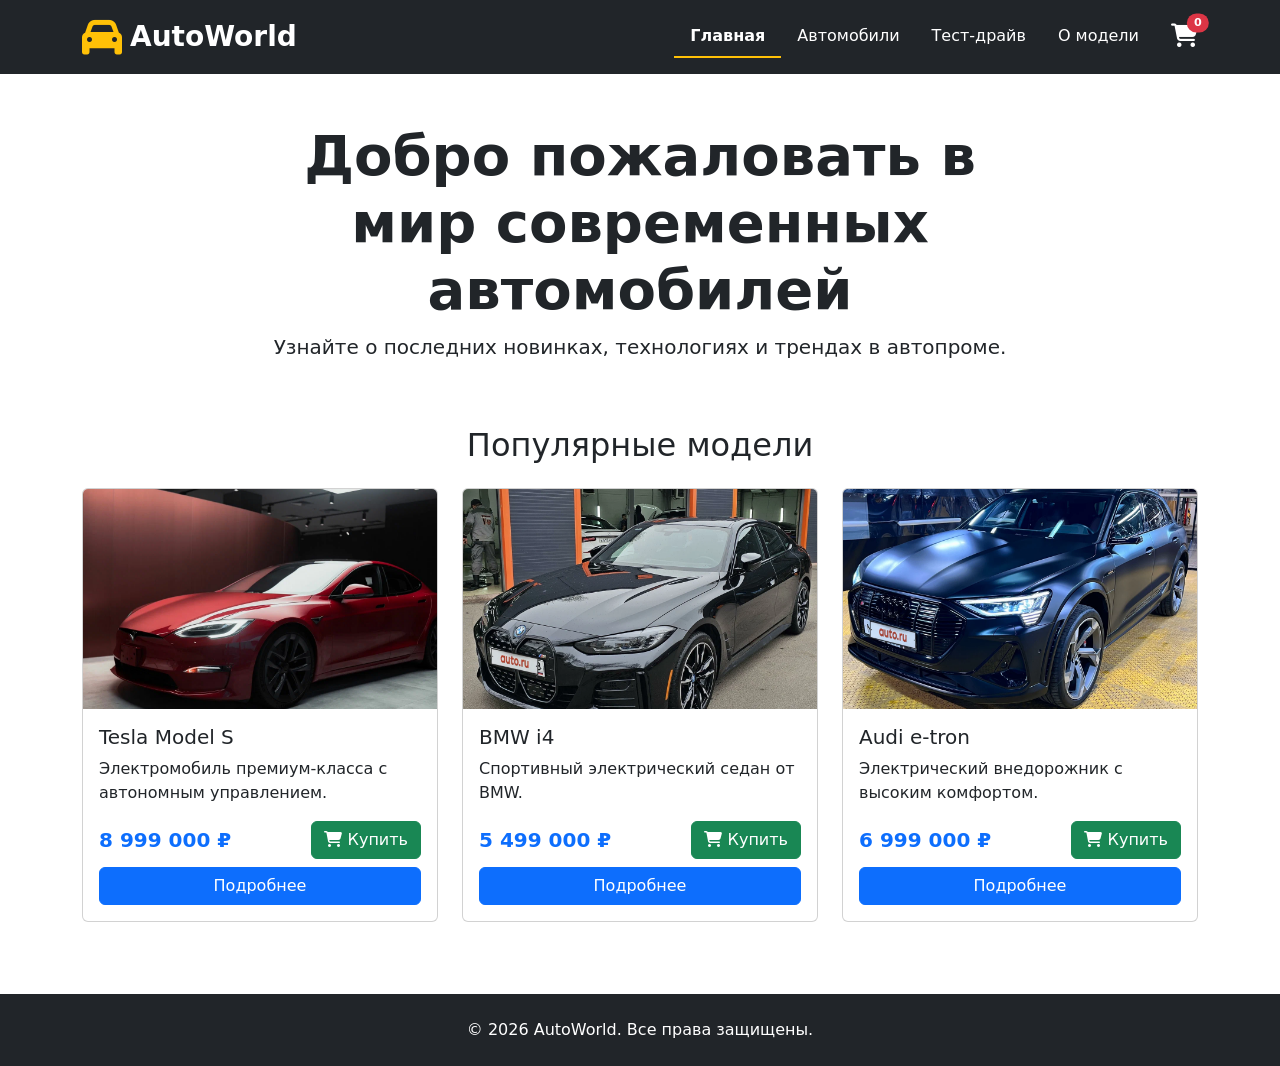
<file: AutoWorld/index.html>
<!DOCTYPE html>
<html lang="ru">
<head>
    <meta charset="UTF-8">
    <meta name="viewport" content="width=device-width, initial-scale=1.0">
    <title>AutoWorld - Современные автомобили</title>
    
    <!-- Bootstrap CSS -->
    <link href="https://cdn.jsdelivr.net/npm/bootstrap@5.3.2/dist/css/bootstrap.min.css" rel="stylesheet">
    <!-- Font Awesome -->
    <link rel="stylesheet" href="https://cdnjs.cloudflare.com/ajax/libs/font-awesome/6.5.1/css/all.min.css">
    <!-- Пользовательские стили -->
    <link rel="stylesheet" href="custom.css">
    <link rel="icon" href="img/favicon.ico" type="image/x-icon">
</head>
<body>

    <!-- ==================== ШАПКА САЙТА ==================== -->
    <header class="bg-dark text-white py-3">
        <div class="container">
            <div class="d-flex flex-wrap align-items-center justify-content-between">
                <!-- Логотип -->
                <div class="d-flex align-items-center">
                    <i class="fas fa-car fs-1 me-2 text-warning"></i>
                    <span class="fs-3 fw-bold">AutoWorld</span>
                </div>
                <!-- Навигация + Корзина -->
                <div class="d-flex align-items-center">
                    <nav>
                        <ul class="nav">
                            <li class="nav-item"><a href="index.html" class="nav-link text-white active">Главная</a></li>
                            <li class="nav-item"><a href="list.html" class="nav-link text-white">Автомобили</a></li>
                            <li class="nav-item"><a href="form.html" class="nav-link text-white">Тест-драйв</a></li>
                            <li class="nav-item"><a href="item.html" class="nav-link text-white">О модели</a></li>
                        </ul>
                    </nav>
                    <!-- Корзина -->
                    <a href="cart.html" class="ms-3 text-white position-relative">
                        <i class="fas fa-shopping-cart fs-4"></i>
                        <span id="cartCount" class="position-absolute top-0 start-100 translate-middle badge rounded-pill bg-danger" style="font-size: 0.7rem;">0</span>
                    </a>
                </div>
            </div>
        </div>
    </header>

    <!-- ==================== ОСНОВНОЙ КОНТЕНТ ==================== -->
    <main class="container my-5">
        
        <!-- Блок приветствия -->
        <div class="row">
            <div class="col-lg-8 mx-auto text-center">
                <h1 class="display-4 fw-bold">Добро пожаловать в мир современных автомобилей</h1>
                <p class="lead">Узнайте о последних новинках, технологиях и трендах в автопроме.</p>
            </div>
        </div>

        <!-- Блок популярных моделей с кнопками КУПИТЬ -->
        <div class="row mt-5">
            <h2 class="text-center mb-4">Популярные модели</h2>
            
            <!-- Tesla Model S -->
            <div class="col-md-4 mb-4">
                <div class="card h-100">
                    <img src="img/tesla_model_s.jpg" class="card-img-top" alt="Tesla Model S">
                    <div class="card-body">
                        <h5 class="card-title">Tesla Model S</h5>
                        <p class="card-text">Электромобиль премиум-класса с автономным управлением.</p>
                        <div class="d-flex justify-content-between align-items-center mb-2">
                            <span class="fw-bold text-primary fs-5">8 999 000 ₽</span>
                            <button class="btn btn-success" onclick="addToCart(1, 'Tesla Model S', 8999000)">
                                <i class="fas fa-shopping-cart"></i> Купить
                            </button>
                        </div>
                        <a href="item.html?id=1" class="btn btn-primary w-100">Подробнее</a>
                    </div>
                </div>
            </div>
            
            <!-- BMW i4 -->
            <div class="col-md-4 mb-4">
                <div class="card h-100">
                    <img src="img/bmw_i4.jpg" class="card-img-top" alt="BMW i4">
                    <div class="card-body">
                        <h5 class="card-title">BMW i4</h5>
                        <p class="card-text">Спортивный электрический седан от BMW.</p>
                        <div class="d-flex justify-content-between align-items-center mb-2">
                            <span class="fw-bold text-primary fs-5">5 499 000 ₽</span>
                            <button class="btn btn-success" onclick="addToCart(2, 'BMW i4', 5499000)">
                                <i class="fas fa-shopping-cart"></i> Купить
                            </button>
                        </div>
                        <a href="item.html?id=2" class="btn btn-primary w-100">Подробнее</a>
                    </div>
                </div>
            </div>
            
            <!-- Audi e-tron -->
            <div class="col-md-4 mb-4">
                <div class="card h-100">
                    <img src="img/audi_etron.jpg" class="card-img-top" alt="Audi e-tron">
                    <div class="card-body">
                        <h5 class="card-title">Audi e-tron</h5>
                        <p class="card-text">Электрический внедорожник с высоким комфортом.</p>
                        <div class="d-flex justify-content-between align-items-center mb-2">
                            <span class="fw-bold text-primary fs-5">6 999 000 ₽</span>
                            <button class="btn btn-success" onclick="addToCart(3, 'Audi e-tron', 6999000)">
                                <i class="fas fa-shopping-cart"></i> Купить
                            </button>
                        </div>
                        <a href="item.html?id=3" class="btn btn-primary w-100">Подробнее</a>
                    </div>
                </div>
            </div>
        </div>
    </main>

    <!-- ==================== ПОДВАЛ ==================== -->
    <footer class="bg-dark text-white text-center py-4">
        <div class="container">
            <p class="mb-0">&copy; 2026 AutoWorld. Все права защищены.</p>
        </div>
    </footer>

    <script src="https://cdn.jsdelivr.net/npm/bootstrap@5.3.2/dist/js/bootstrap.bundle.min.js"></script>
    
    <!-- ==================== СКРИПТ КОРЗИНЫ ==================== -->
    <script>
        function addToCart(id, name, price) {
            let cart = JSON.parse(localStorage.getItem('cart')) || [];
            const existingItem = cart.find(item => item.id === id);
            if (existingItem) {
                existingItem.quantity += 1;
            } else {
                cart.push({ id: id, name: name, price: price, quantity: 1 });
            }
            localStorage.setItem('cart', JSON.stringify(cart));
            updateCartCount();
            alert(`✅ ${name} добавлен в корзину!`);
        }
        
        function updateCartCount() {
            const cart = JSON.parse(localStorage.getItem('cart')) || [];
            const count = cart.reduce((sum, item) => sum + item.quantity, 0);
            const cartCountSpan = document.getElementById('cartCount');
            if (cartCountSpan) {
                cartCountSpan.textContent = count;
            }
        }
        
        document.addEventListener('DOMContentLoaded', updateCartCount);
    </script>
</body>
</html>
</file>
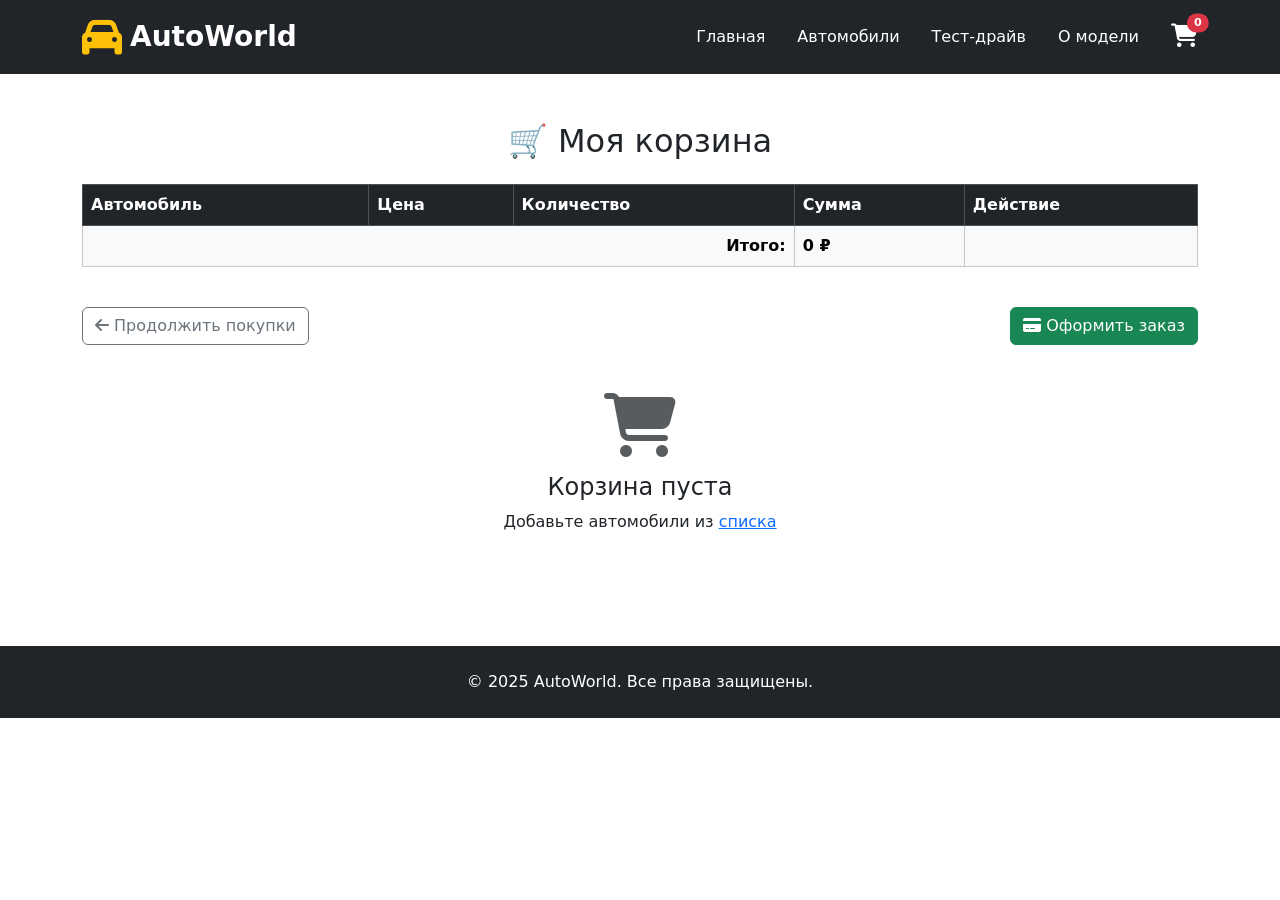
<file: AutoWorld/cart.html>
<!DOCTYPE html>
<html lang="ru">
<head>
    <meta charset="UTF-8">
    <meta name="viewport" content="width=device-width, initial-scale=1.0">
    <title>AutoWorld - Корзина</title>
    
    <!-- Подключение Bootstrap CSS -->
    <link href="https://cdn.jsdelivr.net/npm/bootstrap@5.3.2/dist/css/bootstrap.min.css" rel="stylesheet">
    <!-- Font Awesome для иконок -->
    <link rel="stylesheet" href="https://cdnjs.cloudflare.com/ajax/libs/font-awesome/6.5.1/css/all.min.css">
    <!-- Пользовательские стили -->
    <link rel="stylesheet" href="custom.css">
    <link rel="icon" href="img/favicon.ico" type="image/x-icon">
</head>
<body>

    <!-- ==================== ШАПКА САЙТА ==================== -->
    <header class="bg-dark text-white py-3">
        <div class="container">
            <div class="d-flex flex-wrap align-items-center justify-content-between">
                <!-- Логотип -->
                <div class="d-flex align-items-center">
                    <i class="fas fa-car fs-1 me-2 text-warning"></i>
                    <span class="fs-3 fw-bold">AutoWorld</span>
                </div>
                <!-- Навигация + Корзина -->
                <div class="d-flex align-items-center">
                    <nav>
                        <ul class="nav">
                            <li class="nav-item"><a href="index.html" class="nav-link text-white">Главная</a></li>
                            <li class="nav-item"><a href="list.html" class="nav-link text-white">Автомобили</a></li>
                            <li class="nav-item"><a href="form.html" class="nav-link text-white">Тест-драйв</a></li>
                            <li class="nav-item"><a href="item.html" class="nav-link text-white">О модели</a></li>
                        </ul>
                    </nav>
                    <!-- Иконка корзины с счётчиком -->
                    <a href="cart.html" class="ms-3 text-white position-relative">
                        <i class="fas fa-shopping-cart fs-4"></i>
                        <span id="cartCount" class="position-absolute top-0 start-100 translate-middle badge rounded-pill bg-danger" style="font-size: 0.7rem;">
                            0
                        </span>
                    </a>
                </div>
            </div>
        </div>
    </header>

    <!-- ==================== ОСНОВНОЙ КОНТЕНТ ==================== -->
    <main class="container my-5">
        <h2 class="text-center mb-4">🛒 Моя корзина</h2>
        
        <!-- Таблица корзины -->
        <div class="table-responsive">
            <table class="table table-bordered">
                <thead class="table-dark">
                    <tr>
                        <th>Автомобиль</th>
                        <th>Цена</th>
                        <th>Количество</th>
                        <th>Сумма</th>
                        <th>Действие</th>
                    </tr>
                </thead>
                <tbody id="cartItems">
                    <!-- Товары будут добавлены через JavaScript -->
                </tbody>
                <tfoot>
                    <tr class="table-light fw-bold">
                        <td colspan="3" class="text-end">Итого:</td>
                        <td id="cartTotal">0 ₽</td>
                        <td></td>
                    </tr>
                </tfoot>
            </table>
        </div>

        <!-- Кнопки действий -->
        <div class="d-flex justify-content-between mt-4">
            <a href="list.html" class="btn btn-outline-secondary">
                <i class="fas fa-arrow-left"></i> Продолжить покупки
            </a>
            <button id="checkoutBtn" class="btn btn-success">
                <i class="fas fa-credit-card"></i> Оформить заказ
            </button>
        </div>

        <!-- Сообщение при пустой корзине -->
        <div id="emptyCartMsg" class="text-center py-5 d-none">
            <i class="fas fa-shopping-cart fa-4x text-muted mb-3"></i>
            <h4>Корзина пуста</h4>
            <p>Добавьте автомобили из <a href="list.html">списка</a></p>
        </div>
    </main>

    <!-- ==================== ПОДВАЛ ==================== -->
    <footer class="bg-dark text-white text-center py-4">
        <div class="container">
            <p class="mb-0">&copy; 2025 AutoWorld. Все права защищены.</p>
        </div>
    </footer>

    <script src="https://cdn.jsdelivr.net/npm/bootstrap@5.3.2/dist/js/bootstrap.bundle.min.js"></script>
    
    <!-- ==================== СКРИПТ КОРЗИНЫ ==================== -->
    <script>
        // Загрузка корзины из localStorage
        let cart = JSON.parse(localStorage.getItem('cart')) || [];

        // База данных автомобилей с ценами
        const carsData = {
            1: { name: "Tesla Model S", price: 8999000 },
            2: { name: "BMW i4", price: 5499000 },
            3: { name: "Audi e-tron", price: 6999000 },
            4: { name: "Porsche Taycan", price: 10999000 },
            5: { name: "Ford Mustang Mach-E", price: 4999000 },
            6: { name: "Hyundai Ioniq 6", price: 3999000 }
        };

        // Функция отображения корзины
        function renderCart() {
            const tbody = document.getElementById('cartItems');
            const totalSpan = document.getElementById('cartTotal');
            const emptyMsg = document.getElementById('emptyCartMsg');
            let total = 0;

            if (cart.length === 0) {
                tbody.innerHTML = '';
                emptyMsg.classList.remove('d-none');
                totalSpan.textContent = '0 ₽';
                return;
            }

            emptyMsg.classList.add('d-none');
            
            let html = '';
            for (let i = 0; i < cart.length; i++) {
                const item = cart[i];
                const car = carsData[item.id];
                const sum = car.price * item.quantity;
                total += sum;
                html += `
                    <tr>
                        <td>${car.name}</td>
                        <td>${car.price.toLocaleString()} ₽</td>
                        <td>
                            <button class="btn btn-sm btn-outline-secondary" onclick="changeQuantity(${i}, -1)">-</button>
                            <span class="mx-2">${item.quantity}</span>
                            <button class="btn btn-sm btn-outline-secondary" onclick="changeQuantity(${i}, 1)">+</button>
                        </td>
                        <td>${sum.toLocaleString()} ₽</td>
                        <td>
                            <button class="btn btn-sm btn-danger" onclick="removeFromCart(${i})">
                                <i class="fas fa-trash"></i> Удалить
                            </button>
                        </td>
                    </tr>
                `;
            }
            tbody.innerHTML = html;
            totalSpan.textContent = total.toLocaleString() + ' ₽';
            
            // Обновляем счётчик в шапке
            updateCartCount();
        }

        // Изменение количества
        function changeQuantity(index, delta) {
            const newQuantity = cart[index].quantity + delta;
            if (newQuantity <= 0) {
                removeFromCart(index);
            } else {
                cart[index].quantity = newQuantity;
                saveCart();
                renderCart();
            }
        }

        // Удаление из корзины
        function removeFromCart(index) {
            cart.splice(index, 1);
            saveCart();
            renderCart();
        }

        // Сохранение корзины
        function saveCart() {
            localStorage.setItem('cart', JSON.stringify(cart));
        }

        // Обновление счётчика
        function updateCartCount() {
            const count = cart.reduce((sum, item) => sum + item.quantity, 0);
            const cartCountSpan = document.getElementById('cartCount');
            if (cartCountSpan) {
                cartCountSpan.textContent = count;
            }
        }

        // Оформление заказа
        document.getElementById('checkoutBtn')?.addEventListener('click', function() {
            if (cart.length === 0) {
                alert('Корзина пуста! Добавьте автомобили.');
                return;
            }
            alert('Спасибо за заказ! Наш менеджер свяжется с вами для оформления.');
            // Очищаем корзину
            cart = [];
            saveCart();
            renderCart();
        });

        // Загружаем корзину при открытии страницы
        renderCart();
    </script>
</body>
</html>
</file>
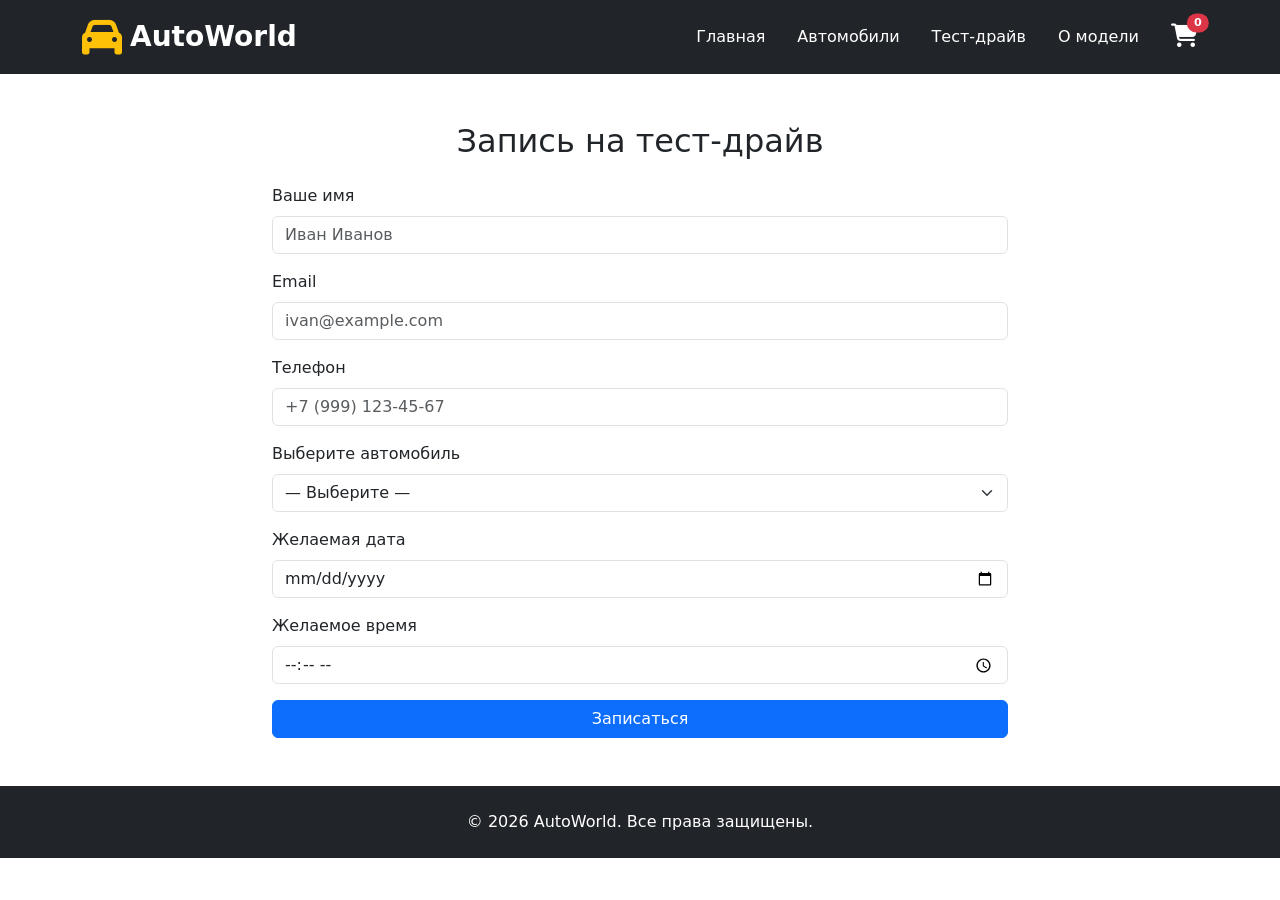
<file: AutoWorld/form.html>
<!DOCTYPE html>
<html lang="ru">
<head>
    <meta charset="UTF-8">
    <meta name="viewport" content="width=device-width, initial-scale=1.0">
    <title>AutoWorld - Запись на тест-драйв</title>
    <link href="https://cdn.jsdelivr.net/npm/bootstrap@5.3.2/dist/css/bootstrap.min.css" rel="stylesheet">
    <link rel="stylesheet" href="https://cdnjs.cloudflare.com/ajax/libs/font-awesome/6.5.1/css/all.min.css">
    <link rel="stylesheet" href="custom.css">
    <link rel="icon" href="img/favicon.ico" type="image/x-icon">
</head>
<body>
    <header class="bg-dark text-white py-3">
        <div class="container">
            <div class="d-flex flex-wrap align-items-center justify-content-between">
                <div class="d-flex align-items-center">
                    <i class="fas fa-car fs-1 me-2 text-warning"></i>
                    <span class="fs-3 fw-bold">AutoWorld</span>
                </div>
                <div class="d-flex align-items-center">
    <nav>
        <ul class="nav">
            <li class="nav-item"><a href="index.html" class="nav-link text-white">Главная</a></li>
            <li class="nav-item"><a href="list.html" class="nav-link text-white">Автомобили</a></li>
            <li class="nav-item"><a href="form.html" class="nav-link text-white">Тест-драйв</a></li>
            <li class="nav-item"><a href="item.html" class="nav-link text-white">О модели</a></li>
        </ul>
    </nav>
    <!-- Иконка корзины с счётчиком -->
    <a href="cart.html" class="ms-3 text-white position-relative">
        <i class="fas fa-shopping-cart fs-4"></i>
        <span id="cartCount" class="position-absolute top-0 start-100 translate-middle badge rounded-pill bg-danger" style="font-size: 0.7rem;">
            0
        </span>
    </a>
</div>
            </div>
        </div>
    </header>

    <main class="container my-5">
        <div class="row justify-content-center">
            <div class="col-md-8">
                <h2 class="mb-4 text-center">Запись на тест-драйв</h2>
                <form method="POST" action="">
                    <div class="mb-3">
                        <label for="name" class="form-label">Ваше имя</label>
                        <input type="text" class="form-control" id="name" name="name" placeholder="Иван Иванов" required>
                    </div>
                    <div class="mb-3">
                        <label for="email" class="form-label">Email</label>
                        <input type="email" class="form-control" id="email" name="email" placeholder="ivan@example.com" required>
                    </div>
                    <div class="mb-3">
                        <label for="phone" class="form-label">Телефон</label>
                        <input type="tel" class="form-control" id="phone" name="phone" placeholder="+7 (999) 123-45-67" required>
                    </div>
                    <div class="mb-3">
                        <label for="car" class="form-label">Выберите автомобиль</label>
                        <select class="form-select" id="car" name="car" required>
                            <option value="" selected disabled>— Выберите —</option>
                            <option value="tesla">Tesla Model S</option>
                            <option value="bmw">BMW i4</option>
                            <option value="audi">Audi e-tron</option>
                            <option value="porsche">Porsche Taycan</option>
                            <option value="ford">Ford Mustang Mach-E</option>
                            <option value="hyundai">Hyundai Ioniq 6</option>
                        </select>
                    </div>
                    <div class="mb-3">
                        <label for="date" class="form-label">Желаемая дата</label>
                        <input type="date" class="form-control" id="date" name="date" required>
                    </div>
                    <div class="mb-3">
                        <label for="time" class="form-label">Желаемое время</label>
                        <input type="time" class="form-control" id="time" name="time" required>
                    </div>
                    <button type="submit" class="btn btn-primary w-100">Записаться</button>
                </form>
            </div>
        </div>
    </main>

    <footer class="bg-dark text-white text-center py-4">
        <div class="container">
            <p class="mb-0">&copy; 2026 AutoWorld. Все права защищены.</p>
        </div>
    </footer>

    <script src="https://cdn.jsdelivr.net/npm/bootstrap@5.3.2/dist/js/bootstrap.bundle.min.js"></script>
    <script>
    // Функция добавления в корзину
    function addToCart(id, name, price) {
        let cart = JSON.parse(localStorage.getItem('cart')) || [];
        
        // Проверяем, есть ли уже такой товар
        const existingItem = cart.find(item => item.id === id);
        
        if (existingItem) {
            existingItem.quantity += 1;
        } else {
            cart.push({ id: id, name: name, price: price, quantity: 1 });
        }
        
        localStorage.setItem('cart', JSON.stringify(cart));
        
        // Обновляем счётчик
        updateCartCount();
        
        // Показываем уведомление
        alert(`✅ ${name} добавлен в корзину!`);
    }
    
    // Обновление счётчика корзины
    function updateCartCount() {
        const cart = JSON.parse(localStorage.getItem('cart')) || [];
        const count = cart.reduce((sum, item) => sum + item.quantity, 0);
        const cartCountSpan = document.getElementById('cartCount');
        if (cartCountSpan) {
            cartCountSpan.textContent = count;
        }
    }
    
    // Обновляем счётчик при загрузке страницы
    document.addEventListener('DOMContentLoaded', updateCartCount);
</script>
</body>
</html>
</file>
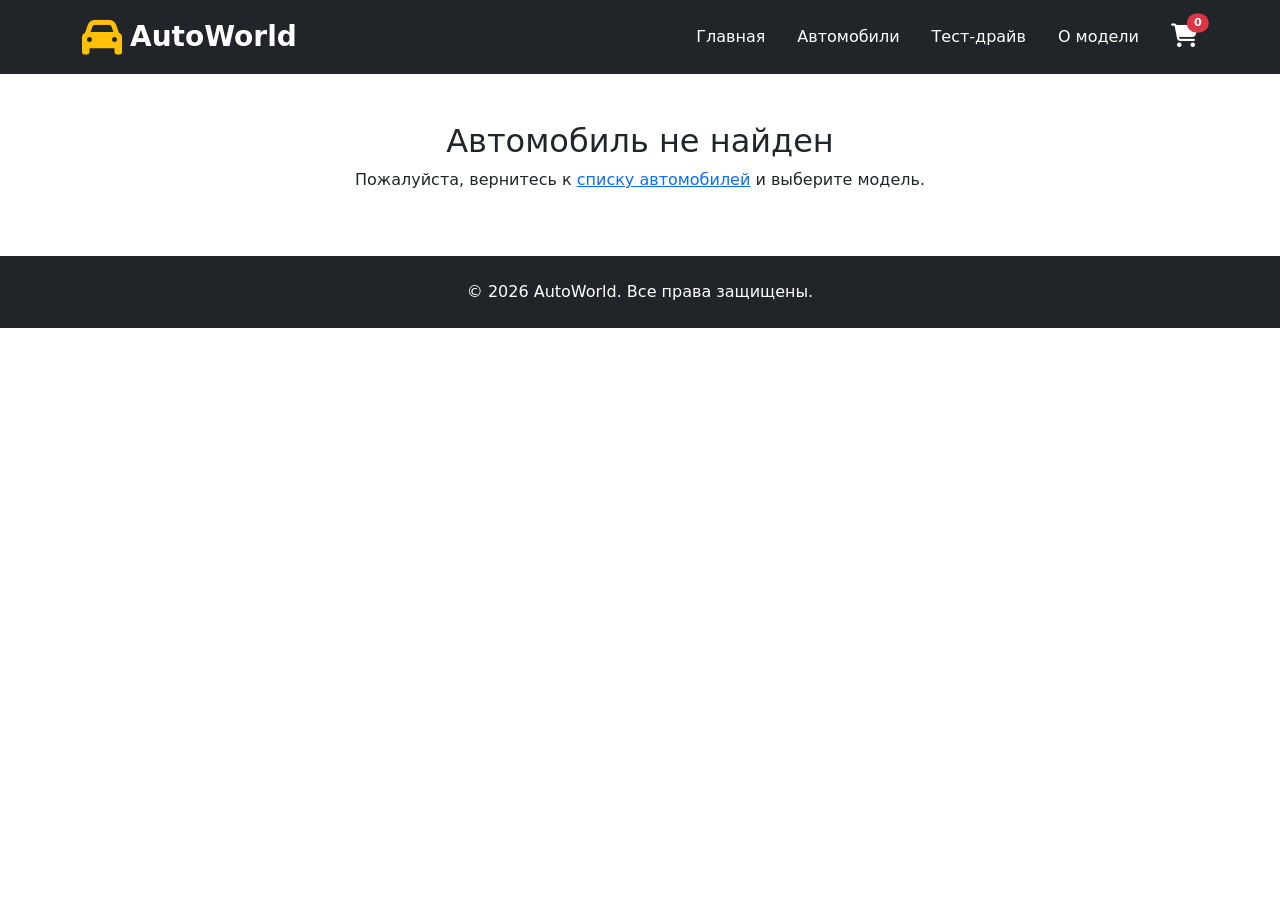
<file: AutoWorld/item.html>
<!DOCTYPE html>
<html lang="ru">
<head>
    <meta charset="UTF-8">
    <meta name="viewport" content="width=device-width, initial-scale=1.0">
    <title>AutoWorld - Информация об автомобиле</title>
    <link href="https://cdn.jsdelivr.net/npm/bootstrap@5.3.2/dist/css/bootstrap.min.css" rel="stylesheet">
    <link rel="stylesheet" href="https://cdnjs.cloudflare.com/ajax/libs/font-awesome/6.5.1/css/all.min.css">
    <link rel="stylesheet" href="custom.css">
    <link rel="icon" href="img/favicon.ico" type="image/x-icon">
</head>
<body>
    <header class="bg-dark text-white py-3">
        <div class="container">
            <div class="d-flex flex-wrap align-items-center justify-content-between">
                <div class="d-flex align-items-center">
                    <i class="fas fa-car fs-1 me-2 text-warning"></i>
                    <span class="fs-3 fw-bold">AutoWorld</span>
                </div>
                <div class="d-flex align-items-center">
    <nav>
        <ul class="nav">
            <li class="nav-item"><a href="index.html" class="nav-link text-white">Главная</a></li>
            <li class="nav-item"><a href="list.html" class="nav-link text-white">Автомобили</a></li>
            <li class="nav-item"><a href="form.html" class="nav-link text-white">Тест-драйв</a></li>
            <li class="nav-item"><a href="item.html" class="nav-link text-white">О модели</a></li>
        </ul>
    </nav>
    <!-- Иконка корзины с счётчиком -->
    <a href="cart.html" class="ms-3 text-white position-relative">
        <i class="fas fa-shopping-cart fs-4"></i>
        <span id="cartCount" class="position-absolute top-0 start-100 translate-middle badge rounded-pill bg-danger" style="font-size: 0.7rem;">
            0
        </span>
    </a>
</div>
            </div>
        </div>
    </header>

    <main class="container my-5">
        <div class="row" id="car-details">
            <!-- Контент подставляется скриптом -->
        </div>
    </main>

    <footer class="bg-dark text-white text-center py-4">
        <div class="container">
            <p class="mb-0">&copy; 2026 AutoWorld. Все права защищены.</p>
        </div>
    </footer>

    <script src="https://cdn.jsdelivr.net/npm/bootstrap@5.3.2/dist/js/bootstrap.bundle.min.js"></script>
    <script>
        // База данных автомобилей с локальными изображениями
        const cars = {
            1: {
                name: "Tesla Model S",
                subtitle: "Электрический седан бизнес-класса",
                description: "Tesla Model S — один из самых узнаваемых электромобилей в мире. Он сочетает в себе высокую производительность, передовые технологии автономного вождения и превосходный комфорт.",
                image: "img/tesla_model_s.jpg",
                specs: [
                    "Запас хода: до 600 км",
                    "Разгон 0-100 км/ч: 2.1 сек (Plaid)",
                    "Мощность: 1020 л.с.",
                    "Привод: полный",
                    "Ёмкость батареи: 100 кВт·ч"
                ]
            },
            2: {
                name: "BMW i4",
                subtitle: "Электрический седан с динамикой спорткара",
                description: "BMW i4 — это воплощение динамики и эффективности. Сохраняя культовый дизайн BMW, электромобиль предлагает запас хода до 590 км и потрясающую управляемость.",
                image: "img/bmw_i4.jpg",
                specs: [
                    "Запас хода: до 590 км",
                    "Разгон 0-100 км/ч: 3.9 сек",
                    "Мощность: 544 л.с.",
                    "Привод: полный / задний",
                    "Ёмкость батареи: 83.9 кВт·ч"
                ]
            },
            3: {
                name: "Audi e-tron",
                subtitle: "Премиальный электрический внедорожник",
                description: "Audi e-tron — это комфорт, качество и передовые технологии. Просторный салон, высокая шумоизоляция и отличная проходимость делают его идеальным для семьи.",
                image: "img/audi_etron.jpg",
                specs: [
                    "Запас хода: до 436 км",
                    "Разгон 0-100 км/ч: 5.7 сек",
                    "Мощность: 408 л.с.",
                    "Привод: полный",
                    "Ёмкость батареи: 95 кВт·ч"
                ]
            },
            4: {
                name: "Porsche Taycan",
                subtitle: "Спортивный электромобиль от Porsche",
                description: "Porsche Taycan доказывает, что электромобили могут быть настоящими спорткарами. Феноменальная динамика, отличное шасси и качество Porsche.",
                image: "img/porsche_taycan.jpg",
                specs: [
                    "Запас хода: до 504 км",
                    "Разгон 0-100 км/ч: 2.8 сек (Turbo S)",
                    "Мощность: до 761 л.с.",
                    "Привод: полный",
                    "Ёмкость батареи: 93.4 кВт·ч"
                ]
            },
            5: {
                name: "Ford Mustang Mach-E",
                subtitle: "Электрический кроссовер с узнаваемым дизайном",
                description: "Ford Mustang Mach-E — это сочетание легендарного имени и современных электрических технологий. Просторный, динамичный и стильный.",
                image: "img/ford_mustang_mach_e.jpg",
                specs: [
                    "Запас хода: до 483 км",
                    "Разгон 0-100 км/ч: 3.5 сек (GT)",
                    "Мощность: 480 л.с.",
                    "Привод: полный / задний",
                    "Ёмкость батареи: 98.8 кВт·ч"
                ]
            },
            6: {
                name: "Hyundai Ioniq 6",
                subtitle: "Футуристичный электромобиль с отличной аэродинамикой",
                description: "Hyundai Ioniq 6 — это аэродинамичный седан с инновационным дизайном и эффективными технологиями. Один из самых экономичных электромобилей.",
                image: "img/hyundai_ioniq_6.jpg",
                specs: [
                    "Запас хода: до 614 км",
                    "Разгон 0-100 км/ч: 5.1 сек",
                    "Мощность: 325 л.с.",
                    "Привод: полный / задний",
                    "Ёмкость батареи: 77.4 кВт·ч"
                ]
            }
        };

        // Получаем параметр id из URL
        const urlParams = new URLSearchParams(window.location.search);
        const carId = urlParams.get('id');
        const container = document.getElementById('car-details');

        if (carId && cars[carId]) {
            const car = cars[carId];
            document.title = `AutoWorld - ${car.name}`;
            container.innerHTML = `
                <div class="col-md-6">
                    <img src="${car.image}" class="img-fluid rounded" alt="${car.name}">
                </div>
                <div class="col-md-6">
                    <h2>${car.name}</h2>
                    <p class="text-muted">${car.subtitle}</p>
                    <p>${car.description}</p>
                    <h4>Характеристики:</h4>
                    <ul class="list-group list-group-flush">
                        ${car.specs.map(spec => `<li class="list-group-item">${spec}</li>`).join('')}
                    </ul>
                    <a href="form.html" class="btn btn-primary mt-3">Записаться на тест-драйв</a>
                    <a href="list.html" class="btn btn-outline-secondary mt-3">Назад к списку</a>
                </div>
            `;
        } else {
            container.innerHTML = `
                <div class="col-12 text-center">
                    <h2>Автомобиль не найден</h2>
                    <p>Пожалуйста, вернитесь к <a href="list.html">списку автомобилей</a> и выберите модель.</p>
                </div>
            `;
        }
    </script>
    <script>
    // Функция добавления в корзину
    function addToCart(id, name, price) {
        let cart = JSON.parse(localStorage.getItem('cart')) || [];
        
        // Проверяем, есть ли уже такой товар
        const existingItem = cart.find(item => item.id === id);
        
        if (existingItem) {
            existingItem.quantity += 1;
        } else {
            cart.push({ id: id, name: name, price: price, quantity: 1 });
        }
        
        localStorage.setItem('cart', JSON.stringify(cart));
        
        // Обновляем счётчик
        updateCartCount();
        
        // Показываем уведомление
        alert(`✅ ${name} добавлен в корзину!`);
    }
    
    // Обновление счётчика корзины
    function updateCartCount() {
        const cart = JSON.parse(localStorage.getItem('cart')) || [];
        const count = cart.reduce((sum, item) => sum + item.quantity, 0);
        const cartCountSpan = document.getElementById('cartCount');
        if (cartCountSpan) {
            cartCountSpan.textContent = count;
        }
    }
    
    // Обновляем счётчик при загрузке страницы
    document.addEventListener('DOMContentLoaded', updateCartCount);
</script>
</body>
</html>
</file>
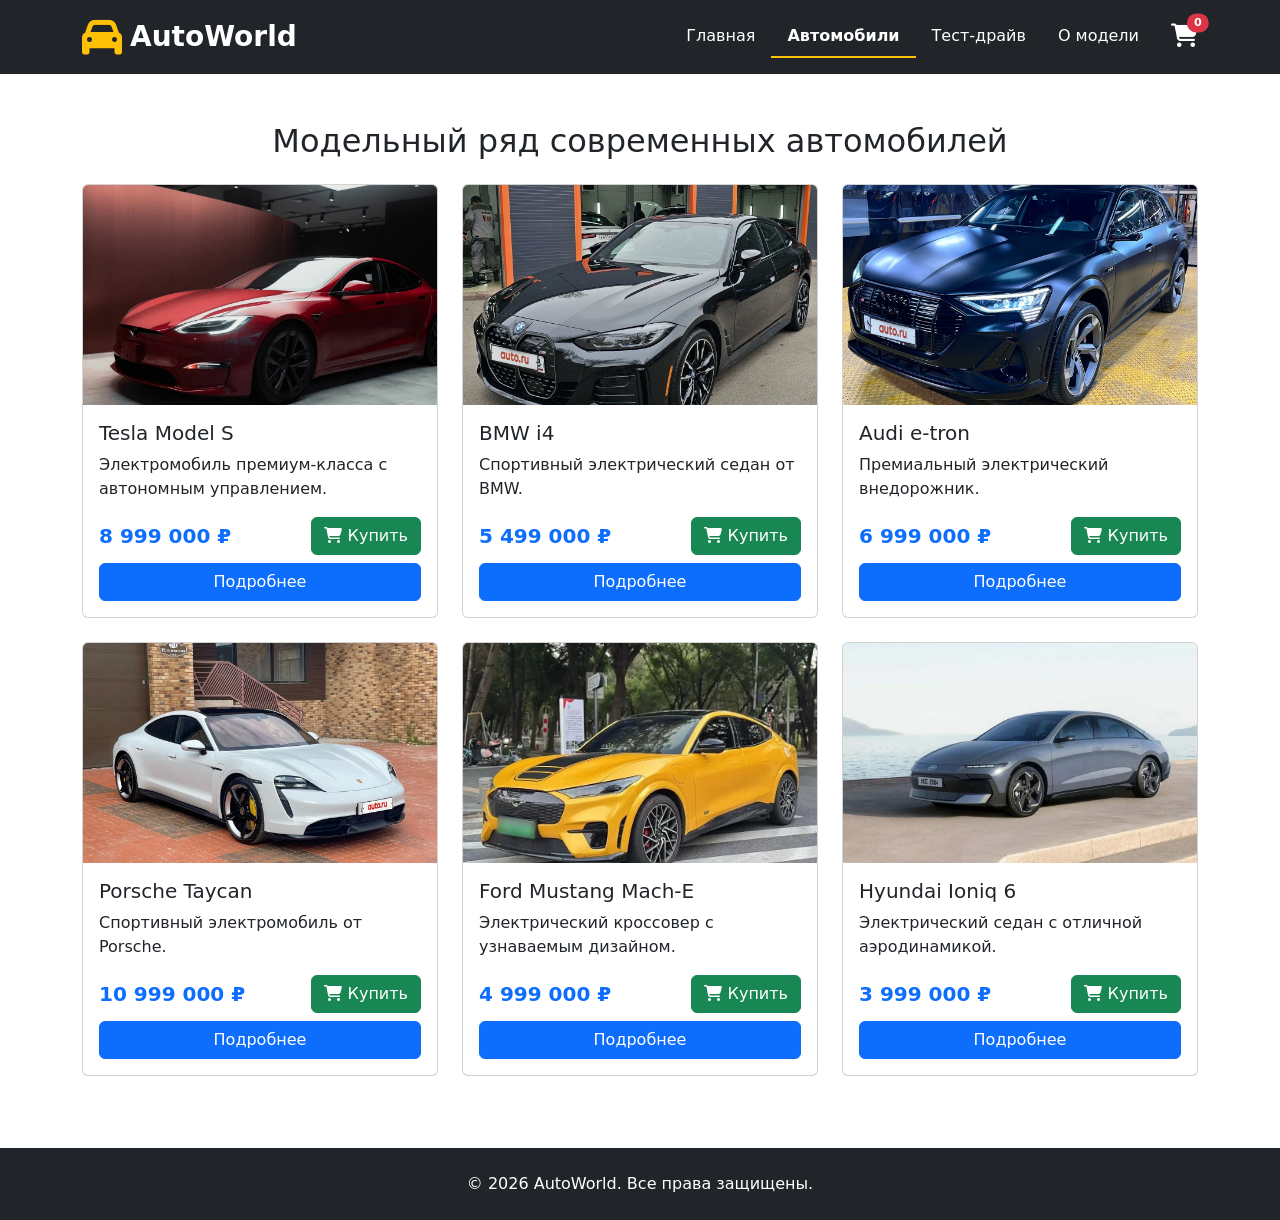
<file: AutoWorld/list.html>
<!DOCTYPE html>
<html lang="ru">
<head>
    <meta charset="UTF-8">
    <meta name="viewport" content="width=device-width, initial-scale=1.0">
    <title>AutoWorld - Список автомобилей</title>
    
    <!-- Подключение Bootstrap CSS -->
    <link href="https://cdn.jsdelivr.net/npm/bootstrap@5.3.2/dist/css/bootstrap.min.css" rel="stylesheet">
    <!-- Font Awesome для иконок -->
    <link rel="stylesheet" href="https://cdnjs.cloudflare.com/ajax/libs/font-awesome/6.5.1/css/all.min.css">
    <!-- Пользовательские стили -->
    <link rel="stylesheet" href="custom.css">
    <link rel="icon" href="img/favicon.ico" type="image/x-icon">
</head>
<body>

    <!-- ==================== ШАПКА САЙТА ==================== -->
    <header class="bg-dark text-white py-3">
        <div class="container">
            <div class="d-flex flex-wrap align-items-center justify-content-between">
                <div class="d-flex align-items-center">
                    <i class="fas fa-car fs-1 me-2 text-warning"></i>
                    <span class="fs-3 fw-bold">AutoWorld</span>
                </div>
                <div class="d-flex align-items-center">
                    <nav>
                        <ul class="nav">
                            <li class="nav-item"><a href="index.html" class="nav-link text-white">Главная</a></li>
                            <li class="nav-item"><a href="list.html" class="nav-link text-white active">Автомобили</a></li>
                            <li class="nav-item"><a href="form.html" class="nav-link text-white">Тест-драйв</a></li>
                            <li class="nav-item"><a href="item.html" class="nav-link text-white">О модели</a></li>
                        </ul>
                    </nav>
                    <a href="cart.html" class="ms-3 text-white position-relative">
                        <i class="fas fa-shopping-cart fs-4"></i>
                        <span id="cartCount" class="position-absolute top-0 start-100 translate-middle badge rounded-pill bg-danger" style="font-size: 0.7rem;">0</span>
                    </a>
                </div>
            </div>
        </div>
    </header>

    <!-- ==================== ОСНОВНОЙ КОНТЕНТ ==================== -->
    <main class="container my-5">
        <h2 class="text-center mb-4">Модельный ряд современных автомобилей</h2>
        
        <div class="row">
            
            <!-- Карточка 1: Tesla Model S -->
            <div class="col-md-4 mb-4">
                <div class="card h-100 d-flex flex-column">
                    <img src="img/tesla_model_s.jpg" class="card-img-top" alt="Tesla Model S">
                    <div class="card-body d-flex flex-column flex-grow-1">
                        <h5 class="card-title">Tesla Model S</h5>
                        <p class="card-text">Электромобиль премиум-класса с автономным управлением.</p>
                        <div class="mt-auto">
                            <div class="d-flex justify-content-between align-items-center mb-2">
                                <span class="fw-bold text-primary fs-5">8 999 000 ₽</span>
                                <button class="btn btn-success" onclick="addToCart(1, 'Tesla Model S', 8999000)">
                                    <i class="fas fa-shopping-cart"></i> Купить
                                </button>
                            </div>
                            <a href="item.html?id=1" class="btn btn-primary w-100">Подробнее</a>
                        </div>
                    </div>
                </div>
            </div>
            
            <!-- Карточка 2: BMW i4 -->
            <div class="col-md-4 mb-4">
                <div class="card h-100 d-flex flex-column">
                    <img src="img/bmw_i4.jpg" class="card-img-top" alt="BMW i4">
                    <div class="card-body d-flex flex-column flex-grow-1">
                        <h5 class="card-title">BMW i4</h5>
                        <p class="card-text">Спортивный электрический седан от BMW.</p>
                        <div class="mt-auto">
                            <div class="d-flex justify-content-between align-items-center mb-2">
                                <span class="fw-bold text-primary fs-5">5 499 000 ₽</span>
                                <button class="btn btn-success" onclick="addToCart(2, 'BMW i4', 5499000)">
                                    <i class="fas fa-shopping-cart"></i> Купить
                                </button>
                            </div>
                            <a href="item.html?id=2" class="btn btn-primary w-100">Подробнее</a>
                        </div>
                    </div>
                </div>
            </div>
            
            <!-- Карточка 3: Audi e-tron -->
            <div class="col-md-4 mb-4">
                <div class="card h-100 d-flex flex-column">
                    <img src="img/audi_etron.jpg" class="card-img-top" alt="Audi e-tron">
                    <div class="card-body d-flex flex-column flex-grow-1">
                        <h5 class="card-title">Audi e-tron</h5>
                        <p class="card-text">Премиальный электрический внедорожник.</p>
                        <div class="mt-auto">
                            <div class="d-flex justify-content-between align-items-center mb-2">
                                <span class="fw-bold text-primary fs-5">6 999 000 ₽</span>
                                <button class="btn btn-success" onclick="addToCart(3, 'Audi e-tron', 6999000)">
                                    <i class="fas fa-shopping-cart"></i> Купить
                                </button>
                            </div>
                            <a href="item.html?id=3" class="btn btn-primary w-100">Подробнее</a>
                        </div>
                    </div>
                </div>
            </div>
            
            <!-- Карточка 4: Porsche Taycan -->
            <div class="col-md-4 mb-4">
                <div class="card h-100 d-flex flex-column">
                    <img src="img/porsche_taycan.jpg" class="card-img-top" alt="Porsche Taycan">
                    <div class="card-body d-flex flex-column flex-grow-1">
                        <h5 class="card-title">Porsche Taycan</h5>
                        <p class="card-text">Спортивный электромобиль от Porsche.</p>
                        <div class="mt-auto">
                            <div class="d-flex justify-content-between align-items-center mb-2">
                                <span class="fw-bold text-primary fs-5">10 999 000 ₽</span>
                                <button class="btn btn-success" onclick="addToCart(4, 'Porsche Taycan', 10999000)">
                                    <i class="fas fa-shopping-cart"></i> Купить
                                </button>
                            </div>
                            <a href="item.html?id=4" class="btn btn-primary w-100">Подробнее</a>
                        </div>
                    </div>
                </div>
            </div>
            
            <!-- Карточка 5: Ford Mustang Mach-E -->
            <div class="col-md-4 mb-4">
                <div class="card h-100 d-flex flex-column">
                    <img src="img/ford_mustang_mach_e.jpg" class="card-img-top" alt="Ford Mustang Mach-E">
                    <div class="card-body d-flex flex-column flex-grow-1">
                        <h5 class="card-title">Ford Mustang Mach-E</h5>
                        <p class="card-text">Электрический кроссовер с узнаваемым дизайном.</p>
                        <div class="mt-auto">
                            <div class="d-flex justify-content-between align-items-center mb-2">
                                <span class="fw-bold text-primary fs-5">4 999 000 ₽</span>
                                <button class="btn btn-success" onclick="addToCart(5, 'Ford Mustang Mach-E', 4999000)">
                                    <i class="fas fa-shopping-cart"></i> Купить
                                </button>
                            </div>
                            <a href="item.html?id=5" class="btn btn-primary w-100">Подробнее</a>
                        </div>
                    </div>
                </div>
            </div>
            
            <!-- Карточка 6: Hyundai Ioniq 6 -->
           <!-- Карточка 6: Hyundai Ioniq 6 -->
<div class="col-md-4 mb-4">
    <div class="card h-100 d-flex flex-column">
        <img src="img/hyundai_ioniq_6.jpg" class="card-img-top" alt="Hyundai Ioniq 6">
        <div class="card-body d-flex flex-column flex-grow-1">
            <h5 class="card-title">Hyundai Ioniq 6</h5>
            <p class="card-text flex-grow-1">Электрический седан с отличной аэродинамикой.</p>
            <div class="mt-auto">
                <div class="d-flex justify-content-between align-items-center mb-2">
                    <span class="fw-bold text-primary fs-5">3 999 000 ₽</span>
                    <button class="btn btn-success" onclick="addToCart(6, 'Hyundai Ioniq 6', 3999000)">
                        <i class="fas fa-shopping-cart"></i> Купить
                    </button>
                </div>
                <a href="item.html?id=6" class="btn btn-primary w-100">Подробнее</a>
            </div>
        </div>
    </div>
</div>
        </div>
    </main>

    <!-- ==================== ПОДВАЛ ==================== -->
    <footer class="bg-dark text-white text-center py-4">
        <div class="container">
            <p class="mb-0">&copy; 2026 AutoWorld. Все права защищены.</p>
        </div>
    </footer>

    <script src="https://cdn.jsdelivr.net/npm/bootstrap@5.3.2/dist/js/bootstrap.bundle.min.js"></script>
    
    <!-- ==================== СКРИПТ КОРЗИНЫ ==================== -->
    <script>
        function addToCart(id, name, price) {
            let cart = JSON.parse(localStorage.getItem('cart')) || [];
            const existingItem = cart.find(item => item.id === id);
            if (existingItem) {
                existingItem.quantity += 1;
            } else {
                cart.push({ id: id, name: name, price: price, quantity: 1 });
            }
            localStorage.setItem('cart', JSON.stringify(cart));
            updateCartCount();
            alert(`✅ ${name} добавлен в корзину!`);
        }
        
        function updateCartCount() {
            const cart = JSON.parse(localStorage.getItem('cart')) || [];
            const count = cart.reduce((sum, item) => sum + item.quantity, 0);
            const cartCountSpan = document.getElementById('cartCount');
            if (cartCountSpan) {
                cartCountSpan.textContent = count;
            }
        }
        
        document.addEventListener('DOMContentLoaded', updateCartCount);
    </script>
</body>
</html>
</file>
<file: AutoWorld/custom.css>
.card-img-top {
    width: 100%;
    height: 220px;
    object-fit: cover;
}

.card {
    transition: all 0.4s ease;
    transform-style: preserve-3d;
}

.card:hover {
    transform: perspective(1000px) rotateX(8deg) rotateY(10deg) translateY(-15px);
    box-shadow: 0 35px 45px rgba(0,0,0,0.3);
}

.card:hover .card-img-top {
    transform: translateZ(40px) scale(1.02);
}

.card-body {
    transition: all 0.4s ease;
}

.card:hover .card-body {
    transform: translateZ(25px);
}

.nav-link.active {
    font-weight: bold;
    border-bottom: 2px solid #ffc107;
}

.btn-primary {
    background-color: #0d6efd;
    border-color: #0d6efd;
}

.btn-primary:hover {
    background-color: #0b5ed7;
    border-color: #0a58ca;
}

@media (max-width: 768px) {
    .card-img-top {
        height: 160px;
    }
}
</file>
